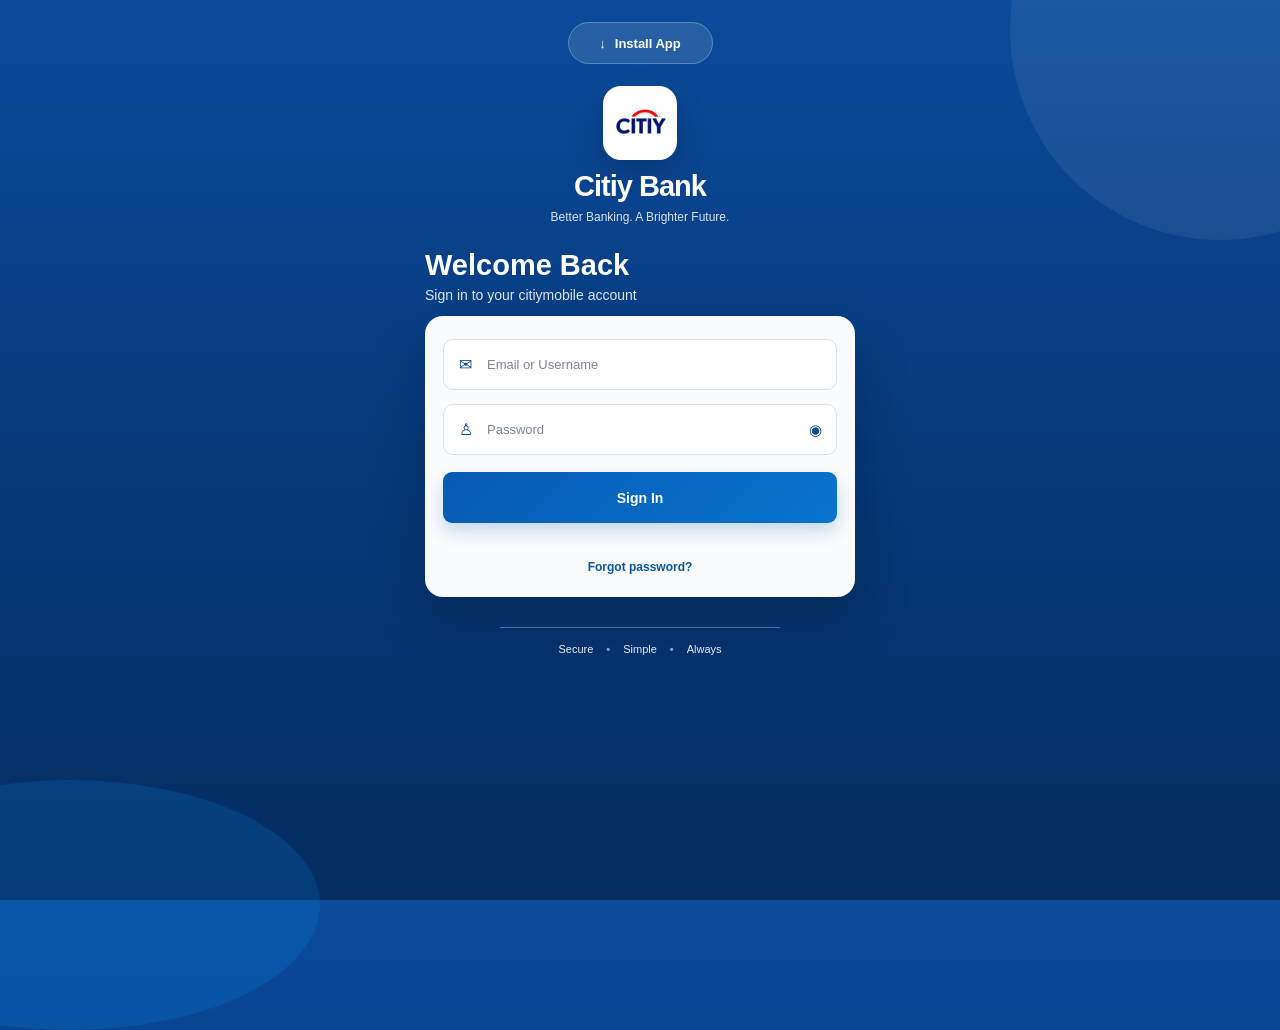
<file: index.html>
<!DOCTYPE html>

<html lang="en">

<head>

    <meta charset="UTF-8">

    <meta

        name="viewport"

        content="width=device-width, initial-scale=1.0"

    >

    <!-- PWA / Android theme -->

    <meta

        name="theme-color"

        content="#063b82"

    >

    <meta

        name="mobile-web-app-capable"

        content="yes"

    >

    <meta

        name="apple-mobile-web-app-capable"

        content="yes"

    >

    <meta

        name="apple-mobile-web-app-status-bar-style"

        content="default"

    >
<meta name="theme-color" content="#063b82">

<link rel="manifest" href="./manifest.json">

<link

    rel="apple-touch-icon"

    href="./icon-192.png"

>
    <meta

        name="apple-mobile-web-app-title"

        content="citiymobile"

    >

    <title>

        citiymobile bank — Sign In

    </title>

    <!-- PWA MANIFEST -->

    <link

        rel="manifest"

        href="./manifest.json"

    >

    <!-- iPhone/iPad app icon -->

    <link

        rel="apple-touch-icon"

        href=".//icon-192.png"

    >

    <!-- Website stylesheet -->

    <link

        rel="stylesheet"

        href="./style.css"

    >

</head>

<body class="login-screen">

    <main class="login-page">

        <!-- INSTALL APP -->

        <button

            id="installBtn"

            class="install-btn"

            type="button"

        >

            <span>↓</span>

            <span>

                Install App

            </span>

        </button>

        <!-- BRAND -->

        <div class="login-brand">

            <div class="login-logo">

                <img

                    src="./logo.jpg"

                    alt="citiymobile bank logo"

                    onerror="this.style.display='none';"

                >

            </div>

            <h1>

                Citiy Bank

            </h1>


            <p>

                Better Banking. A Brighter Future.

            </p>

        </div>

        <!-- WELCOME -->

        <section class="login-welcome">

            <h2>

                Welcome Back

            </h2>

            <p>

                Sign in to your citiymobile account

            </p>

        </section>

        <!-- LOGIN -->

        <section class="login-box">

            <form id="loginForm">

                <div class="login-input">

                    <span class="field-icon">

                        ✉

                    </span>

                    <input

                        type="email"

                        id="email"

                        placeholder="Email or Username"

                        autocomplete="username"

                        required

                    >

                </div>

                <div class="login-input">

                    <span class="field-icon">

                        ♙

                    </span>

                    <input

                        type="password"

                        id="password"

                        placeholder="Password"

                        autocomplete="current-password"

                        required

                    >

                    <button

                        type="button"

                        id="passwordToggle"

                        class="eye-button"

                    >

                        ◉

                    </button>

                </div>

                <button

                    type="submit"

                    class="sign-in-button"

                >

                    Sign In

                </button>

                <p

                    id="loginMessage"

                    class="login-error"

                ></p>

                <button

                    type="button"

                    class="forgot-button"

                    onclick="forgotPassword()"

                >

                    Forgot password?

                </button>

            </form>

        </section>

        <!-- FOOTER -->

        <div class="login-footer">

            <div class="footer-line"></div>

            <div class="footer-links">

                <span>

                    Secure

                </span>

                <b>•</b>

                <span>

                    Simple

                </span>

                <b>•</b>

                <span>

                    Always

                </span>

            </div>

        </div>

        <!-- EDUCATIONAL NOTICE -->

        <div class="educational-label">

            

        </div>

    </main>

    <!-- JAVASCRIPT -->

    <script src="./script.js"></script>

</body>

</html>
</file>
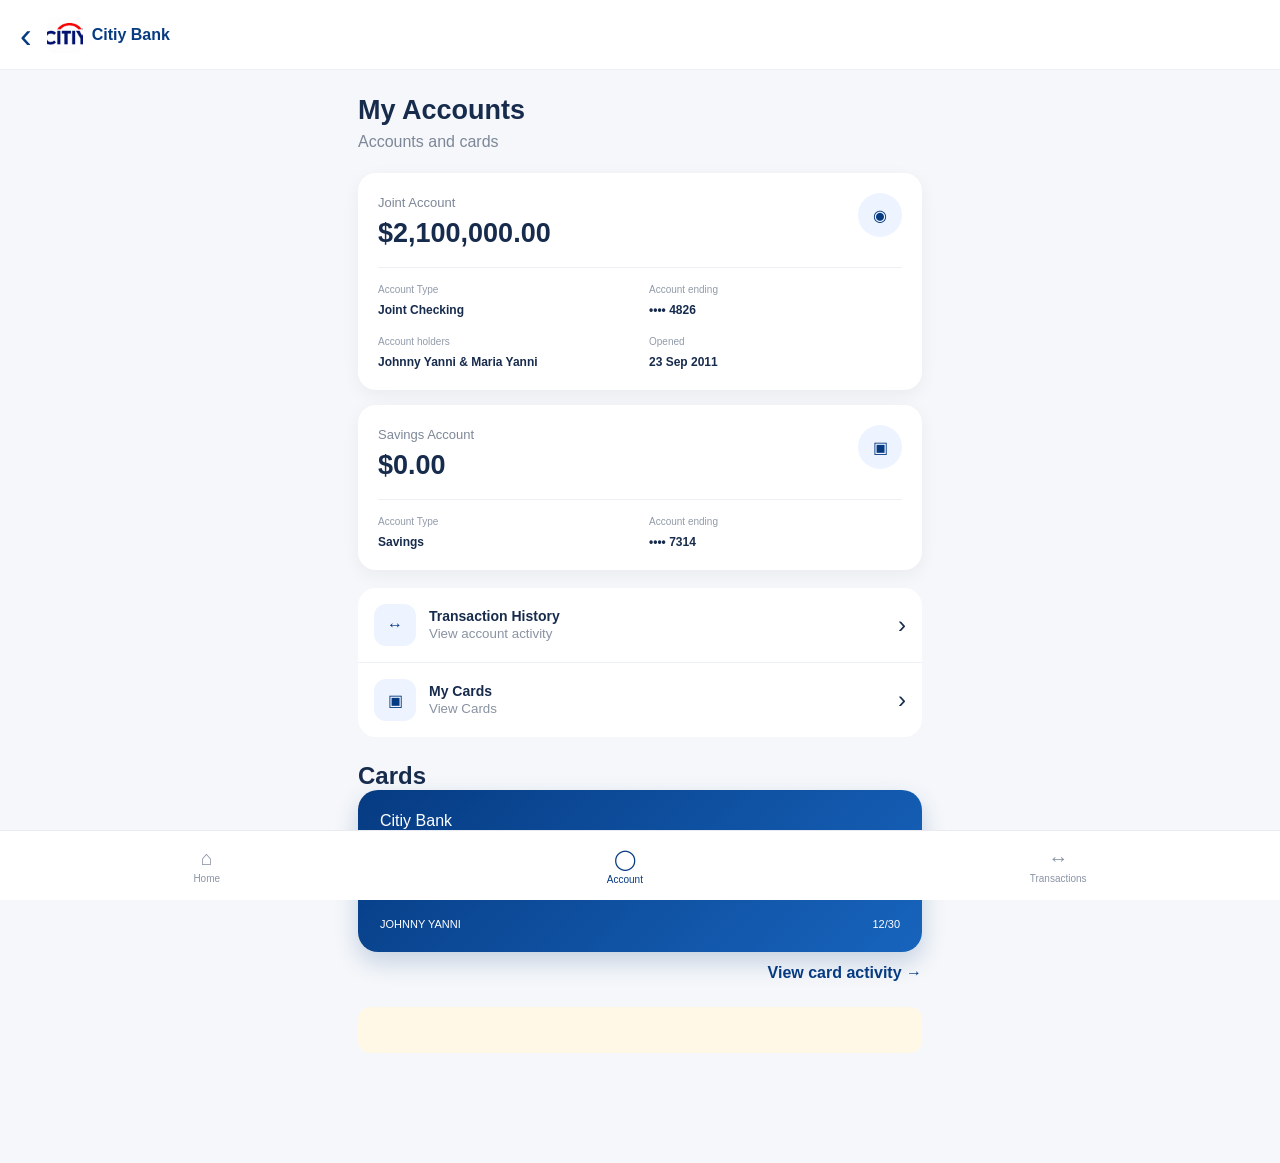
<file: account.html>
<!DOCTYPE html>

<html lang="en">

<head>

    <meta charset="UTF-8">

    <meta name="viewport" content="width=device-width, initial-scale=1.0">

    <title>Accounts | Citiy Bank</title>

    <link rel="stylesheet" href="style.css">

</head>

<body>

<div class="app">

    <header class="page-header">

        <a href="dashboard.html" class="back">‹</a>

        <div class="brand">

            <img src="logo.jpg" alt="Citiy Bank">

            <span>Citiy Bank</span>

        </div>

    </header>

    <main class="page-content">

        <h1>My Accounts</h1>

        <p class="subtitle">Accounts and cards</p>

        <!-- JOINT ACCOUNT -->

        <div class="account-box">

            <div class="account-top">

                <div>

                    <span>Joint Account</span>

                    <h2>$2,100,000.00</h2>

                </div>

                <div class="account-symbol">◉</div>

            </div>

            <div class="account-info">

                <div>

                    <small>Account Type</small>

                    <strong>Joint Checking</strong>

                </div>

                <div>

                    <small>Account ending</small>

                    <strong>•••• 4826</strong>

                </div>

                <div>

                    <small>Account holders</small>

                    <strong>Johnny Yanni & Maria Yanni</strong>

                </div>

                <div>

                    <small>Opened</small>

                    <strong>23 Sep 2011</strong>

                </div>

            </div>

        </div>

        <!-- SAVINGS -->

        <div class="account-box">

            <div class="account-top">

                <div>

                    <span>Savings Account</span>

                    <h2>$0.00</h2>

                </div>

                <div class="account-symbol">▣</div>

            </div>

            <div class="account-info">

                <div>

                    <small>Account Type</small>

                    <strong>Savings</strong>

                </div>

                <div>

                    <small>Account ending</small>

                    <strong>•••• 7314</strong>

                </div>

            </div>

        </div>

        <!-- LINKS -->

        <div class="account-links">

            <a href="transactions.html">

                <div class="link-icon">↔</div>

                <div>

                    <strong>Transaction History</strong>

                    <small>View account activity</small>

                </div>

                <span>›</span>

            </a>

            <a href="#cards">

                <div class="link-icon">▣</div>

                <div>

                    <strong>My Cards</strong>

                    <small>View Cards</small>

                </div>

                <span>›</span>

            </a>

        </div>

        <!-- CARDS -->

        <section id="cards">

            <h2 class="section-title">Cards</h2>

            <div class="demo-card">

                <div class="card-top">

                    <span>Citiy Bank</span>

                    <span></span>

                </div>

                <div class="card-number">

                    •••• •••• •••• 4826

                </div>

                <div class="card-bottom">

                    <span>JOHNNY YANNI</span>

                    <span>12/30</span>

                </div>

            </div>

            <a href="transactions.html" class="card-history">

                View card activity →

            </a>

        </section>

        <div class="demo-notice">

            <strong></strong>

            <br>

          

        </div>

    </main>

    <nav class="bottom-nav">

        <a href="dashboard.html">

            <span>⌂</span>

            <small>Home</small>

        </a>

        <a href="account.html" class="active">

            <span>◯</span>

            <small>Account</small>

        </a>

        <a href="transactions.html">

            <span>↔</span>

            <small>Transactions</small>

        </a>

    </nav>

</div>

<script src="script.js"></script>

</body>

</html>
</file>
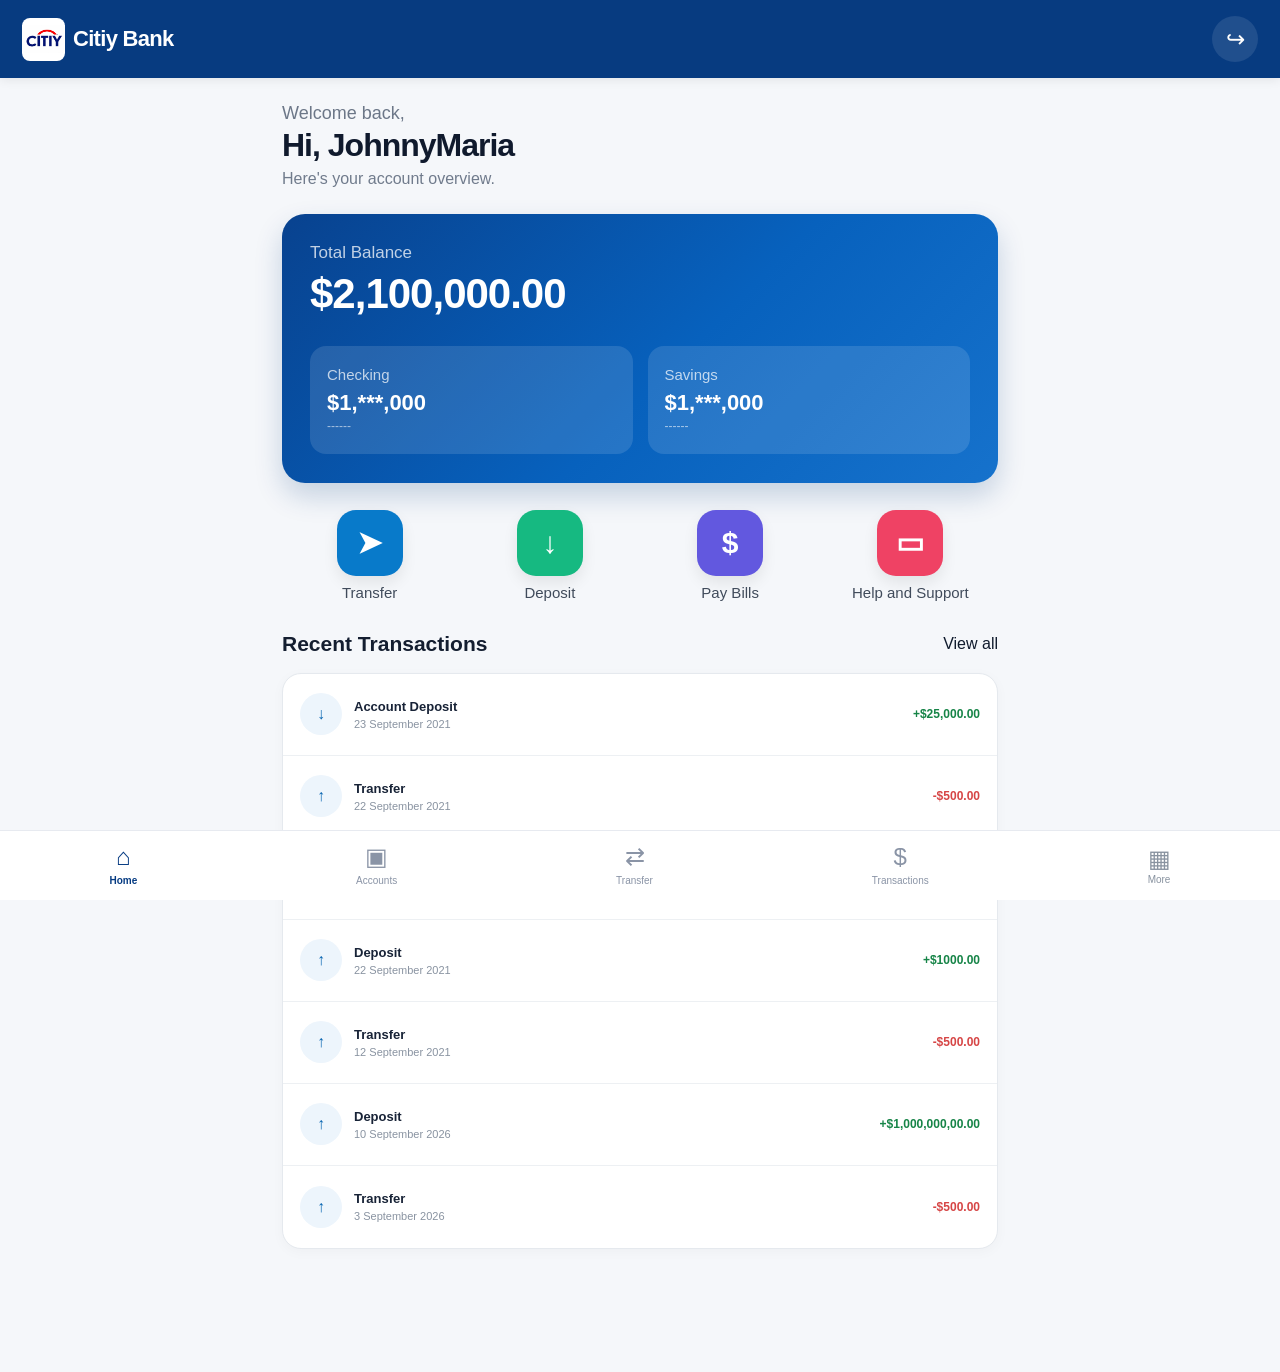
<file: dashboard.html>
<!DOCTYPE html>

<html lang="en">

<head>

    <meta charset="UTF-8">

    <meta

        name="viewport"

        content="width=device-width, initial-scale=1.0"

    >

    <meta

        name="theme-color"

        content="#063b82"

    >

    <title>Citiy Bank — Home</title>

    <link

        rel="manifest"

        href="manifest.json"

    >

    <link

        rel="stylesheet"

        href="style.css"

    >

</head>

<body class="bank-dashboard">

    <!-- HEADER -->

    <header class="dashboard-topbar">

        <div class="dashboard-brand">

            <div class="small-logo">

                <img

                    src="logo.jpg"

                    alt="citiymobile bank"

                >

            </div>

            <strong>

                Citiy Bank

            </strong>

        </div>

        <button

            class="logout-button"

            onclick="logoutUser()"

            aria-label="Logout"

        >

            ↪

        </button>

    </header>

    <!-- MAIN -->

    <main class="dashboard-content">

        <!-- GREETING -->

        <section class="greeting">

            <p>

                Welcome back,

            </p>

            <h1>

                Hi, JohnnyMaria

            </h1>

            <span>

                Here's your account overview.

            </span>

        </section>

        <!-- BALANCE -->

        <section class="balance-card">

            <p>

                Total Balance

            </p>

            <h2>

                $2,100,000.00

            </h2>

            <div class="account-cards">

                <div class="mini-card">

                    <span>

                        Checking

                    </span>

                    <strong>

                        $1,***,000

                    </strong>

                    <small>

                        ------

                    </small>

                </div>

                <div class="mini-card">

                    <span>

                        Savings

                    </span>

                    <strong>

                        $1,***,000

                    </strong>

                    <small>

                        ------

                    </small>

                </div>

            </div>

        </section>

        <!-- QUICK ACTIONS -->

        <section class="quick-actions">

            <!-- TRANSFER -->

            <a

                href="transfer.html"

                class="quick-action"

            >

                <div class="action-circle blue">

                    ➤

                </div>

                <span>

                    Transfer

                </span>

            </a>

            <!-- DEPOSIT -->

            <a

                href="deposit.html"

                class="quick-action"

            >

                <div class="action-circle green">

                    ↓

                </div>

                <span>

                    Deposit

                </span>

            </a>

            <!-- PAY BILLS -->

            <a

                href="pay-bills.html"

                class="quick-action"

            >

                <div class="action-circle purple">

                    $

                </div>

                <span>

                    Pay Bills

                </span>

            </a>

            <!-- HELP AND SUPPORT-->

            <button

                type="button"

                class="quick-action"

                onclick="demoFeature('Apply Card')"

            >

                <div class="action-circle red">

                    ▭

                </div>

                <span>

                    Help and Support

                </span>

            </button>

        </section>

        <!-- RECENT TRANSACTIONS -->

        <section class="recent-header">

            <h2>

                Recent Transactions

            </h2>

            <a

                href="transactions.html"

                class="view-all-button"

            >

                View all

            </a>

        </section>

        <section class="transaction-container">

            <div class="transaction-row">

                <div class="transaction-icon">

                    ↓

                </div>

                <div class="transaction-info">

                    <strong>

                        Account Deposit

                    </strong>

                    <span>

                        23 September 2021

                    </span>

                </div>

                <strong class="positive">

                    +$25,000.00

                </strong>

            </div>

            <div class="transaction-row">

                <div class="transaction-icon">

                    ↑

                </div>

                <div class="transaction-info">

                    <strong>

                         Transfer

                    </strong>

                    <span>

                        22 September 2021

                    </span>

                </div>

                <strong class="negative">

                    -$500.00

                </strong>

            </div>
       <div class="transaction-row">

                <div class="transaction-icon">

                    ↑

                </div>

                <div class="transaction-info">

                    <strong>

                         Bill Payment

                    </strong>

                    <span>

                        22 September 2021

                    </span>

                </div>

                <strong class="negative">

                    -$120.00

                </strong>

            </div>
       <div class="transaction-row">

                <div class="transaction-icon">

                    ↑

                </div>

                <div class="transaction-info">

                    <strong>

                       Deposit 

                    </strong>

                    <span>

                        22 September 2021

                    </span>

                </div>

                <strong class="positive">

                    +$1000.00

                </strong>

            </div>
       <div class="transaction-row">

                <div class="transaction-icon">

                    ↑

                </div>

                <div class="transaction-info">

                    <strong>

                        Transfer

                    </strong>

                    <span>

                        12 September 2021

                    </span>

                </div>

                <strong class="negative">

                    -$500.00

                </strong>

            </div>
       <div class="transaction-row">

                <div class="transaction-icon">

                    ↑

                </div>

                <div class="transaction-info">

                    <strong>

                        Deposit

                    </strong>

                    <span>

                        10 September 2026

                    </span>

                </div>

                <strong class="positive">

                    +$1,000,000,00.00

                </strong>

            </div>
       <div class="transaction-row">

                <div class="transaction-icon">

                    ↑

                </div>

                <div class="transaction-info">

                    <strong>

                         Transfer

                    </strong>

                    <span>

                        3 September 2026

                    </span>

                </div>

                <strong class="negative">

                    -$500.00

                </strong>

            </div>

        </section>

    <!-- BOTTOM NAVIGATION -->

    <nav class="bottom-nav">

        <!-- HOME -->

        <a

            href="dashboard.html"

            class="nav-item active"

        >

            <span>

                ⌂

            </span>

            <small>

                Home

            </small>

        </a>

        <!-- ACCOUNTS -->

        <a

            href="account.html"

            class="nav-item"

        >

            <span>

                ▣

            </span>

            <small>

                Accounts

            </small>

        </a>

        <!-- TRANSFER -->

        <a

            href="transfer.html"

            class="nav-item"

        >

            <span>

                ⇄

            </span>

            <small>

                Transfer

            </small>

        </a>

        <!-- TRANSACTIONS -->

        <a

            href="transactions.html"

            class="nav-item"

        >

            <span>

                $

            </span>

            <small>

                Transactions

            </small>

        </a>

        <!-- MORE -->

        <button

            type="button"

            class="nav-item"

            onclick="demoFeature('More')"

        >

            <span>

                ▦

            </span>

            <small>

                More

            </small>

        </button>

    </nav>

    <script src="script.js"></script>

</body>

</html>
</file>
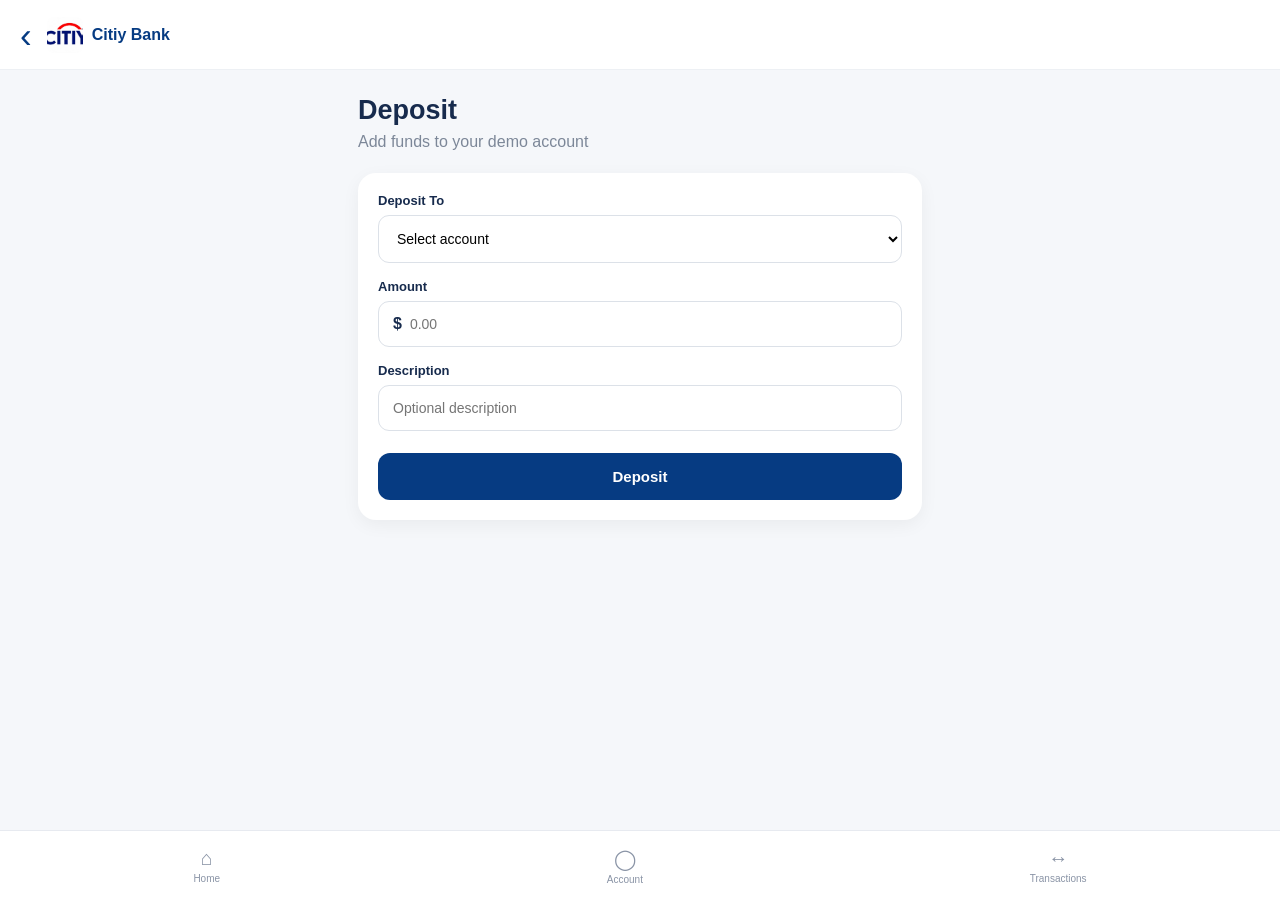
<file: deposit.html>
<!DOCTYPE html>

<html lang="en">

<head>

    <meta charset="UTF-8">

    <meta

        name="viewport"

        content="width=device-width, initial-scale=1.0"

    >

    <title>Deposit | CitiyMobile</title>

    <link rel="stylesheet" href="style.css">

</head>

<body>

<div class="app">

    <header class="page-header">

        <a href="dashboard.html" class="back">‹</a>

        <div class="brand">

            <img src="logo.jpg" alt="CitiyMobile">

            <span>Citiy Bank</span>

        </div>

    </header>

    <main class="page-content">

        <h1>Deposit</h1>

        <p class="subtitle">

            Add funds to your demo account

        </p>

        <div class="form-card">

            <form id="depositForm">

                <label>Deposit To</label>

                <select id="depositAccount" required>

                    <option value="">

                        Select account

                    </option>

                    <option value="Joint Account">

                        Joint Account — $2,100,000.00

                    </option>

                    <option value="Savings Account">

                        Savings Account — $1,000,000.00

                    </option>

                </select>

                <label>Amount</label>

                <div class="money-input">

                    <span>$</span>

                    <input

                        type="number"

                        id="depositAmount"

                        placeholder="0.00"

                        min="1"

                        step="0.01"

                        required

                    >

                </div>

                <label>Description</label>

                <input

                    type="text"

                    id="depositDescription"

                    placeholder="Optional description"

                >

                <button type="submit" class="main-button">

                    Deposit

                </button>

            </form>


    </main>

    <nav class="bottom-nav">

        <a href="dashboard.html">

            <span>⌂</span>

            <small>Home</small>

        </a>

        <a href="account.html">

            <span>◯</span>

            <small>Account</small>

        </a>

        <a href="transactions.html">

            <span>↔</span>

            <small>Transactions</small>

        </a>

    </nav>

</div>

<script src="script.js"></script>

</body>

</html>
</file>
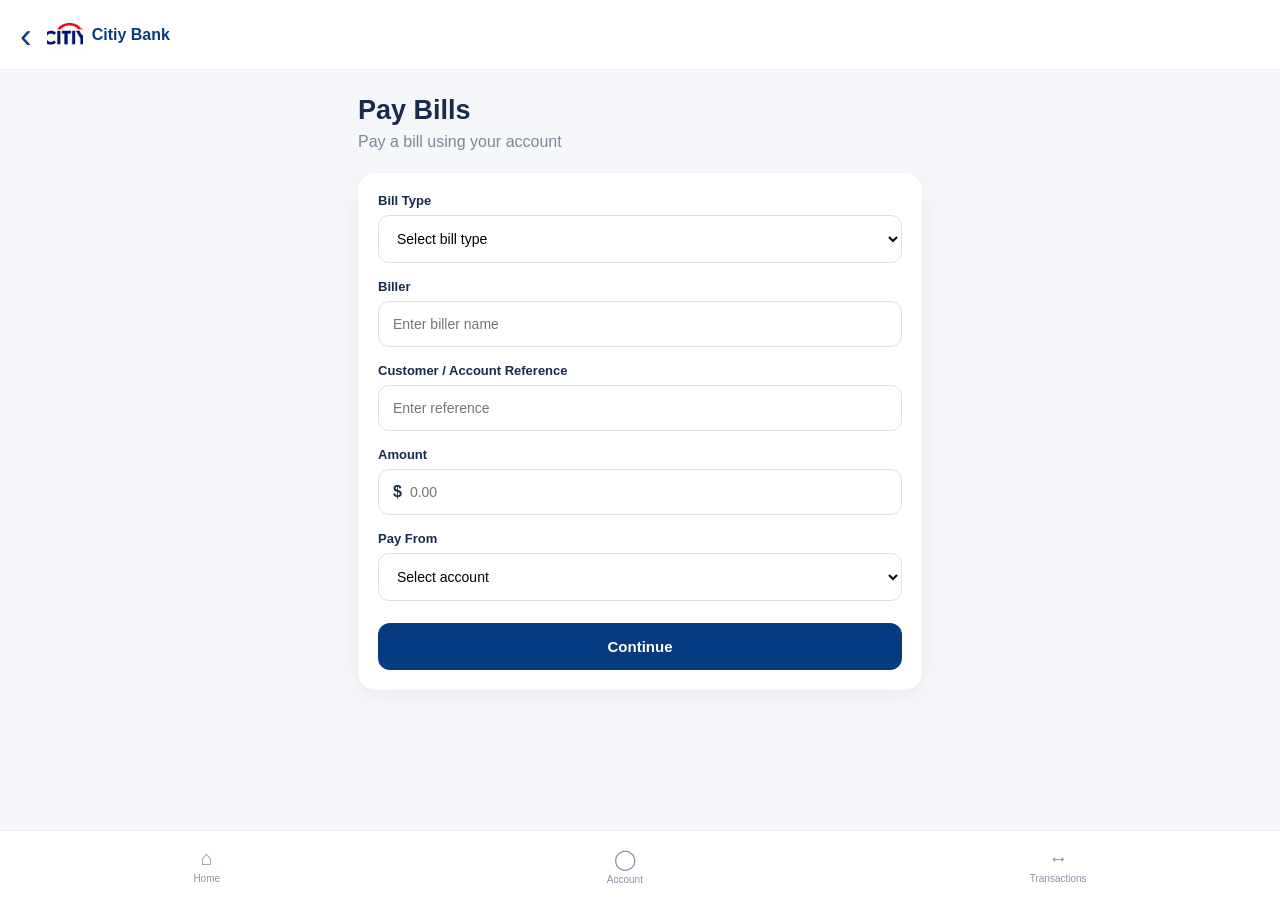
<file: pay-bills.html>
<!DOCTYPE html>

<html lang="en">

<head>

    <meta charset="UTF-8">

    <meta

        name="viewport"

        content="width=device-width, initial-scale=1.0"

    >

    <title>Pay Bills | CitiyMobile</title>

    <link rel="stylesheet" href="style.css">

</head>

<body>

<div class="app">

    <header class="page-header">

        <a href="dashboard.html" class="back">‹</a>

        <div class="brand">

            <img src="logo.jpg" alt="CitiyMobile">

            <span>Citiy Bank</span>

        </div>

    </header>

    <main class="page-content">

        <h1>Pay Bills</h1>

        <p class="subtitle">

            Pay a bill using your account

        </p>

        <div class="form-card">

            <form id="billForm">

                <label>Bill Type</label>

                <select id="billType" required>

                    <option value="">

                        Select bill type

                    </option>

                    <option value="Electricity">

                        Electricity

                    </option>

                    <option value="Internet">

                        Internet

                    </option>

                    <option value="Water">

                        Water

                    </option>

                    <option value="Phone">

                        Phone

                    </option>

                    <option value="Cable TV">

                        Cable TV

                    </option>

                </select>

                <label>Biller</label>

                <input

                    type="text"

                    id="biller"

                    placeholder="Enter biller name"

                    required

                >

                <label>Customer / Account Reference</label>

                <input

                    type="text"

                    id="customerReference"

                    placeholder="Enter reference"

                    required

                >

                <label>Amount</label>

                <div class="money-input">

                    <span>$</span>

                    <input

                        type="number"

                        id="billAmount"

                        placeholder="0.00"

                        min="1"

                        step="0.01"

                        required

                    >

                </div>

                <label>Pay From</label>

                <select id="paymentAccount" required>

                    <option value="">

                        Select account

                    </option>

                    <option value="Joint Account">

                        Joint Account — $2,100,000.00

                    </option>

                    <option value="Savings Account">

                        Savings Account — $1,000,000.00

                    </option>

                </select>

                <button type="submit" class="main-button">

                    Continue

                </button>

            </form>


    </main>

    <nav class="bottom-nav">

        <a href="dashboard.html">

            <span>⌂</span>

            <small>Home</small>

        </a>

        <a href="account.html">

            <span>◯</span>

            <small>Account</small>

        </a>

        <a href="transactions.html">

            <span>↔</span>

            <small>Transactions</small>

        </a>

    </nav>

</div>

<script src="script.js"></script>

</body>

</html>
</file>
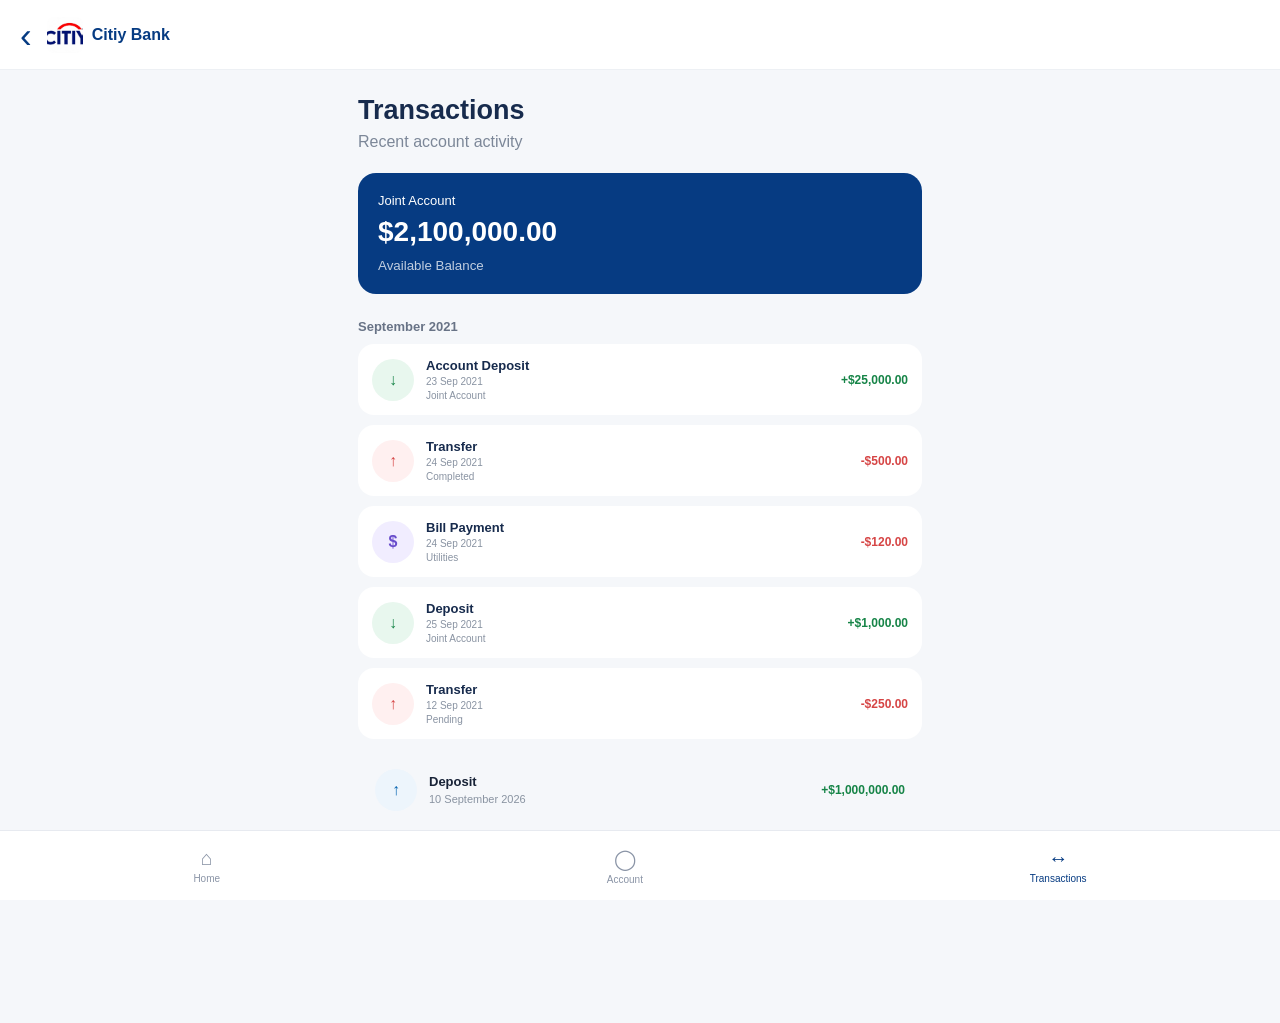
<file: transactions.html>
<!DOCTYPE html>

<html lang="en">

<head>

    <meta charset="UTF-8">

    <meta name="viewport" content="width=device-width, initial-scale=1.0">

    <title>Transactions | CitiyMobile</title>

    <link rel="stylesheet" href="style.css">

</head>

<body>

<div class="app">

    <header class="page-header">

        <a href="dashboard.html" class="back">‹</a>

        <div class="brand">

            <img src="logo.jpg" alt="CitiyMobile">

            <span>Citiy Bank</span>

        </div>

    </header>

    <main class="page-content">

        <h1>Transactions</h1>

        <p class="subtitle">

            Recent account activity

        </p>

        <div class="balance-summary">

            <span>Joint Account</span>

            <strong>$2,100,000.00</strong>

            <small>Available Balance</small>

        </div>

        <h3 class="month-title">

            September 2021

        </h3>

        <!-- TRANSACTION 1 -->

        <div class="transaction">

            <div class="transaction-icon green">

                ↓

            </div>

            <div class="transaction-details">

                <strong>Account Deposit</strong>

                <span>23 Sep 2021</span>

                <small>Joint Account</small>

            </div>

            <strong class="positive">

                +$25,000.00

            </strong>

        </div>

        <!-- TRANSACTION 2 -->

        <div class="transaction">

            <div class="transaction-icon red">

                ↑

            </div>

            <div class="transaction-details">

                <strong> Transfer</strong>

                <span>24 Sep 2021</span>

                <small>Completed</small>

            </div>

            <strong class="negative">

                -$500.00

            </strong>

        </div>

        <!-- TRANSACTION 3 -->

        <div class="transaction">

            <div class="transaction-icon purple">

                $

            </div>

            <div class="transaction-details">

                <strong> Bill Payment</strong>

                <span>24 Sep 2021</span>

                <small>Utilities</small>

            </div>

            <strong class="negative">

                -$120.00

            </strong>

        </div>

        <!-- TRANSACTION 4 -->

        <div class="transaction">

            <div class="transaction-icon green">

                ↓

            </div>

            <div class="transaction-details">

                <strong> Deposit</strong>

                <span>25 Sep 2021</span>

                <small>Joint Account</small>

            </div>

            <strong class="positive">

                +$1,000.00

            </strong>

        </div>

        <!-- TRANSACTION 5 -->

        <div class="transaction">

            <div class="transaction-icon red">

                ↑

            </div>

            <div class="transaction-details">

                <strong> Transfer</strong>

                <span>12 Sep 2021</span>

                <small>Pending</small>

            </div>

            <strong class="negative">

                -$250.00

            </strong>

        </div>

               <div class="transaction-row">

                <div class="transaction-icon">

                    ↑

                </div>

                <div class="transaction-info">

                    <strong>

                        Deposit

                    </strong>

                    <span>

                        10 September 2026

                    </span>

                </div>

                <strong class="positive">

                    +$1,000,000.00

                </strong>

            </div>
       <div class="transaction-row">

                <div class="transaction-icon">

                    ↑

                </div>

                <div class="transaction-info">

                    <strong>

                         Transfer

                    </strong>

                    <span>

                        22 September 2026

                    </span>

                </div>

                <strong class="negative">

                    -$500.00

                </strong>

            </div>


    </main>

    <nav class="bottom-nav">

        <a href="dashboard.html">

            <span>⌂</span>

            <small>Home</small>

        </a>

        <a href="account.html">

            <span>◯</span>

            <small>Account</small>

        </a>

        <a href="transactions.html" class="active">

            <span>↔</span>

            <small>Transactions</small>

        </a>

    </nav>

</div>

<script src="script.js"></script>

</body>

</html>
</file>
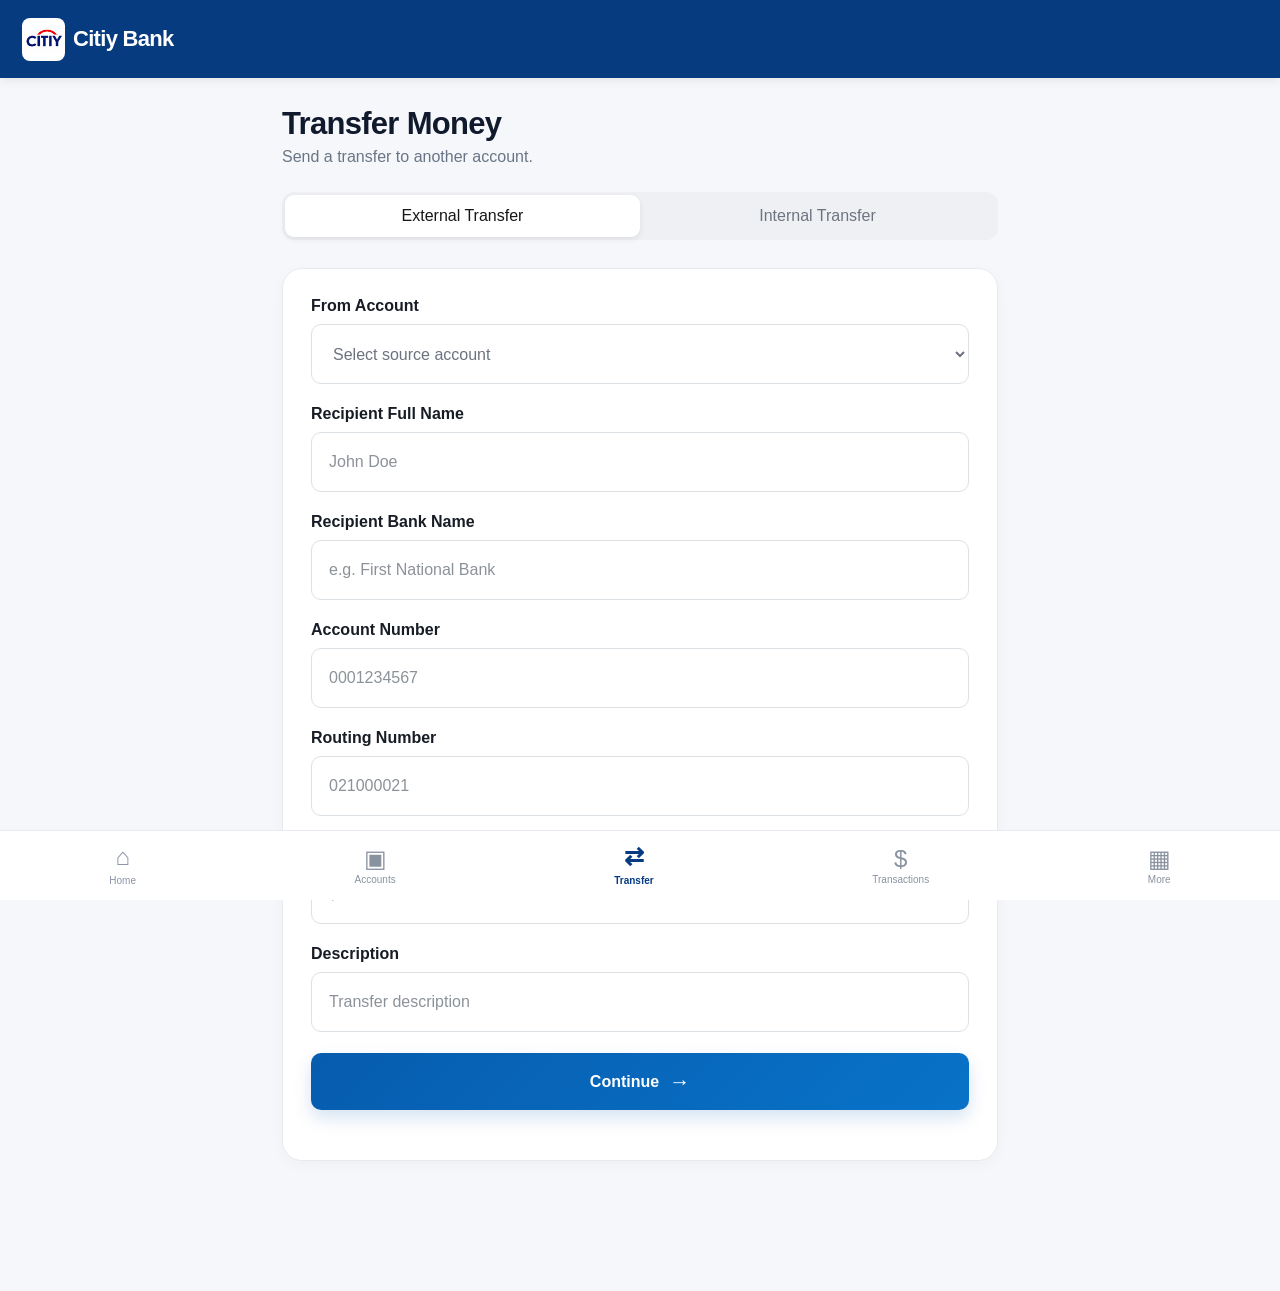
<file: transfer.html>
<!DOCTYPE html>

<html lang="en">

<head>

    <meta charset="UTF-8">

    <meta

        name="viewport"

        content="width=device-width, initial-scale=1.0"

    >

    <meta

        name="theme-color"

        content="#063b82"

    >

    <title>

        citiymobile bank — Transfer

    </title>

    <link

        rel="manifest"

        href="manifest.json"

    >

    <link

        rel="stylesheet"

        href="style.css"

    >

</head>

<body class="transfer-page">

    <!-- HEADER -->

    <header class="transfer-header">

        <div class="dashboard-brand">

            <div class="small-logo">

                <img

                    src="logo.jpg"

                    alt="citiymobile bank"

                >

            </div>

            <strong>

                Citiy Bank

            </strong>

            

        </div>


    </header>

    <!-- CONTENT -->

    <main class="transfer-content">

        <section class="transfer-title">

            <h1>

                Transfer Money

            </h1>

            <p>

                Send a transfer to another account.

            </p>

        </section>

        <!-- TABS -->

        <div class="transfer-tabs">

            <button

                type="button"

                class="transfer-tab active"

            >

                External Transfer

            </button>

            <button

                type="button"

                class="transfer-tab"

            >

                Internal Transfer

            </button>

        </div>

        <!-- FORM -->

        <form

            id="transferForm"

            class="transfer-form"

        >

            <div class="form-field">

                <label for="sourceAccount">

                    From Account

                </label>

                <select

                    id="sourceAccount"

                    required

                >

                    <option value="">

                        Select source account

                    </option>

                    <option value="Joint Account">

                        Joint Account — $2,100,000.00

                    </option>

                </select>

            </div>

            <div class="form-field">

                <label for="recipient">

                    Recipient Full Name

                </label>

                <input

                    type="text"

                    id="recipient"

                    placeholder="John Doe"

                    required

                >

            </div>

            <div class="form-field">

                <label for="bankName">

                    Recipient Bank Name

                </label>

                <input

                    type="text"

                    id="bankName"

                    placeholder="e.g. First National Bank"

                    required

                >

            </div>

            <div class="one-columns">

                <div class="form-field">

                    <label for="accountNumber">

                        Account Number

                    </label>

                    <input

                        type="text"

                        id="accountNumber"

                        placeholder="0001234567"

                        required

                    >

                </div>

                
<div class="form-field">

    <label for="routingNumber">

        Routing Number

    </label>

    <input

        type="text"

        id="routingNumber"

        placeholder="021000021"

    >

</div>


            <div class="form-field">

                <label for="amount">

                    Amount

                </label>

                <div class="amount-input">

                    <span>

                        $

                    </span>

                    <input

                        type="number"

                        id="amount"

                        placeholder="0.00"

                        min="1"

                        step="0.01"

                        required

                    >

                </div>

            </div>

            <div class="form-field">

                <label for="description">

                    Description

                </label>

                <input

                    type="text"

                    id="description"

                    placeholder="Transfer description"

                >

            </div>

            <button

                type="submit"

                class="continue-transfer"

            >

                Continue

                <span>

                    →

                </span>

            </button>

        </form>

        <div class="transfer-demo-notice">

            

        </div>

    </main>

    <!-- BOTTOM NAVIGATION -->

    <nav class="bottom-nav">

        <a

            href="dashboard.html"

            class="nav-item"

        >

            <span>

                ⌂

            </span>

            <small>

                Home

            </small>

        </a>

        <button

            class="nav-item"

            onclick="demoFeature('Accounts')"

        >

            <span>

                ▣

            </span>

            <small>

                Accounts

            </small>

        </button>

        <a

            href="transfer.html"

            class="nav-item active"

        >

            <span>

                ⇄

            </span>

            <small>

                Transfer

            </small>

        </a>

        <button

            class="nav-item"

            onclick="viewTransactions()"

        >

            <span>

                $

            </span>

            <small>

                Transactions

            </small>

        </button>

        <button

            class="nav-item"

            onclick="demoFeature('More')"

        >

            <span>

                ▦

            </span>

            <small>

                More

            </small>

        </button>

    </nav>

    <script src="script.js"></script>

</body>

</html>
</file>
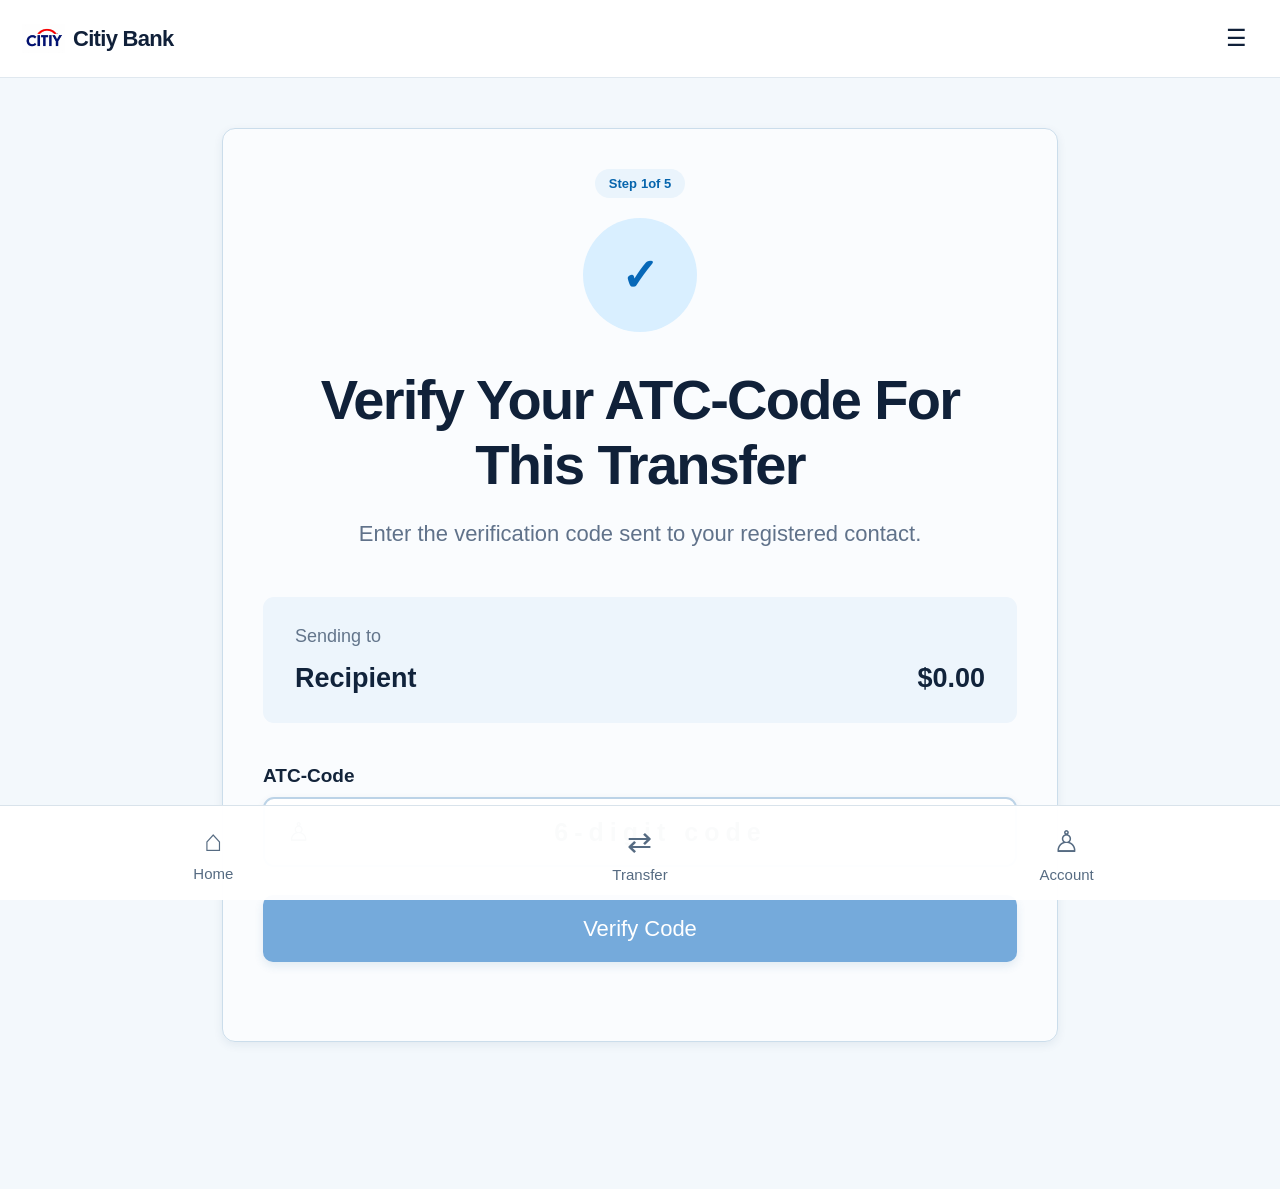
<file: verification.html>
<!DOCTYPE html>

<html lang="en">

<head>

    <meta charset="UTF-8">

    <meta

        name="viewport"

        content="width=device-width, initial-scale=1.0"

    >

    <meta

        name="theme-color"

        content="#063b82"

    >

    <title>citiymobile bank — Verify Transfer</title>

    <link

        rel="manifest"

        href="./manifest.json"

    >

    <link

        rel="stylesheet"

        href="./style.css"

    >

</head>

<body class="verification-page">

    <!-- HEADER -->

    <header class="verification-header">

        <div class="verification-brand">

            <div class="verification-logo">

                <img

                    src="./logo.jpg"

                    alt="citiymobile bank"

                >

            </div>

            <strong>Citiy Bank</strong>

        </div>

        <button

            class="menu-button"

            type="button"

        >

            ☰

        </button>

    </header>

    <!-- CONTENT -->

    <main class="verification-content">

        <section class="verification-card">

            <!-- STEP INDICATOR -->

            <div class="demo-step-counter">

                Step <span id="stepNumber">1</span> of 5

            </div>

            <!-- SECURITY ICON -->

            <div class="security-circle">

                ✓

            </div>

            <!-- TITLE -->

            <h1 id="verificationTitle">

                Verify Your ATC-Code For This Transfer

            </h1>

            <p

                class="verification-subtitle"

                id="verificationSubtitle"

            >

                Enter the verification code sent to your registered contact.

            </p>

            <!-- TRANSFER SUMMARY -->

            <div class="sending-box">

                <span>

                    Sending to

                </span>

                <div>

                    <strong id="verifyRecipient">

                        Recipient

                    </strong>

                    <strong id="verifyAmount">

                        $0.00

                    </strong>

                </div>

            </div>

            <!-- VERIFICATION CODE -->

            <div class="verification-field">

                <label for="verificationCode">

                    <span id="codeLabel">

                        ATC-Code

                    </span>

                </label>

                <div class="otp-input-wrapper">

                    <span>

                        ♙

                    </span>

                    <input

                        type="text"

                        id="verificationCode"

                        maxlength="6"

                        inputmode="numeric"

                        autocomplete="one-time-code"

                        placeholder="6-digit code"

                    >

                </div>

            </div>

            <!-- VERIFY -->

            <button

                id="verifyButton"

                class="verify-button"

                type="button"

            >

                Verify Code

            </button>

            <p

                id="verificationMessage"

                class="verification-message"

            ></p>

        </section>

        <!-- EDUCATIONAL NOTICE -->

        <div class="verification-demo-notice">

            

        </div>

    </main>

    <!-- BOTTOM NAV -->

    <nav class="verification-bottom-nav">

        <a href="dashboard.html">

            <span>⌂</span>

            <small>Home</small>

        </a>

        <a href="transfer.html">

            <span>⇄</span>

            <small>Transfer</small>

        </a>

        <a href="dashboard.html">

            <span>♙</span>

            <small>Account</small>

        </a>

    </nav>

    <script src="./script.js"></script>

</body>

</html>
</file>
<file: style.css>
/* =========================================================

   CITiYMOBILE BANK

   MAIN STYLESHEET

   Fictional educational banking UI

========================================================= */

* {

    margin: 0;

    padding: 0;

    box-sizing: border-box;

}

html {

    scroll-behavior: smooth;

}

body {

    font-family:

        -apple-system,

        BlinkMacSystemFont,

        "Segoe UI",

        Roboto,

        Arial,

        sans-serif;

    color: #101b2d;

    background: #f5f7fa;

}

button,

input,

select {

    font: inherit;

}

button,

a {

    -webkit-tap-highlight-color: transparent;

}

button {

    cursor: pointer;

}

a {

    text-decoration: none;

    color: inherit;

}

/* =========================================================

   LOGIN PAGE

========================================================= */

.login-screen {

    min-height: 100vh;

    background:

        linear-gradient(

            180deg,

            #0a4b9b 0%,

            #073a7d 48%,

            #052d61 100%

        );

    overflow-x: hidden;

}

.login-page {

    width: 100%;

    min-height: 100vh;

    display: flex;

    flex-direction: column;

    align-items: center;

    padding: 22px 18px 30px;

    position: relative;

}

/* Decorative background */

.login-page::before {

    content: "";

    position: absolute;

    width: 420px;

    height: 420px;

    border-radius: 50%;

    background: rgba(255,255,255,0.07);

    top: -180px;

    right: -150px;

}

.login-page::after {

    content: "";

    position: absolute;

    width: 500px;

    height: 250px;

    border-radius: 50%;

    background: rgba(0,157,255,0.15);

    bottom: -130px;

    left: -180px;

}

/* Install button */

.install-btn {

    display: flex;

    align-items: center;

    justify-content: center;

    gap: 9px;

    min-width: 145px;

    height: 42px;

    padding: 0 18px;

    border: 1px solid rgba(255,255,255,0.25);

    border-radius: 22px;

    background: rgba(255,255,255,0.12);

    color: #ffffff;

    font-size: 13px;

    font-weight: 700;

    backdrop-filter: blur(12px);

    margin-bottom: 22px;

    position: relative;

    z-index: 3;

    transition: 0.2s ease;

}

.install-btn:hover {

    background: rgba(255,255,255,0.2);

    transform: translateY(-1px);

}

.install-btn:disabled {

    opacity: 0.7;

    cursor: default;

}

/* Login branding */

.login-brand {

    text-align: center;

    color: white;

    position: relative;

    z-index: 2;

    margin-bottom: 25px;

}

.login-logo {

    width: 74px;

    height: 74px;

    margin: 0 auto 10px;

    display: flex;

    align-items: center;

    justify-content: center;

    background: #ffffff;

    border-radius: 18px;

    overflow: hidden;

    box-shadow:

        0 12px 30px rgba(0,0,0,0.2);

}

.login-logo img {

    width: 100%;

    height: 100%;

    object-fit: contain;

    padding: 7px;

}

.login-brand h1 {

    font-size: 29px;

    font-weight: 800;

    letter-spacing: -1px;

}

.login-brand > span {

    display: block;

    font-size: 11px;

    font-weight: 700;

    letter-spacing: 4px;

    opacity: 0.9;

    margin-top: 1px;

}

.login-brand p {

    margin-top: 7px;

    font-size: 12px;

    opacity: 0.85;

}

/* Welcome */

.login-welcome {

    width: 100%;

    max-width: 430px;

    color: white;

    position: relative;

    z-index: 2;

    margin-bottom: 13px;

}

.login-welcome h2 {

    font-size: 29px;

    font-weight: 750;

    margin-bottom: 5px;

}

.login-welcome p {

    font-size: 14px;

    opacity: 0.88;

}

/* Login box */

.login-box {

    width: 100%;

    max-width: 430px;

    background: rgba(255,255,255,0.98);

    border-radius: 18px;

    padding: 23px 18px;

    position: relative;

    z-index: 2;

    box-shadow:

        0 22px 55px rgba(0,0,0,0.23);

}

/* Inputs */

.login-input {

    width: 100%;

    height: 51px;

    display: flex;

    align-items: center;

    position: relative;

    border: 1px solid #d8e0e9;

    border-radius: 10px;

    background: #ffffff;

    margin-bottom: 14px;

    transition: 0.2s ease;

}

.login-input:focus-within {

    border-color: #1166b9;

    box-shadow:

        0 0 0 3px rgba(17,102,185,0.09);

}

.field-icon {

    width: 43px;

    display: flex;

    align-items: center;

    justify-content: center;

    color: #0a478f;

    font-size: 16px;

}

.login-input input {

    flex: 1;

    height: 100%;

    border: 0;

    outline: 0;

    background: transparent;

    padding: 0 10px 0 0;

    color: #152238;

    font-size: 13px;

}

.login-input input::placeholder {

    color: #7b8797;

}

.eye-button {

    width: 42px;

    height: 100%;

    border: 0;

    background: transparent;

    color: #174d87;

    font-size: 15px;

}

/* Sign in */

.sign-in-button {

    width: 100%;

    height: 51px;

    border: 0;

    border-radius: 9px;

    background:

        linear-gradient(

            135deg,

            #075ab2,

            #0874cf

        );

    color: white;

    font-size: 14px;

    font-weight: 700;

    margin-top: 3px;

    box-shadow:

        0 8px 18px rgba(5,91,177,0.22);

    transition: 0.2s ease;

}

.sign-in-button:hover {

    transform: translateY(-1px);

}

.sign-in-button:active {

    transform: scale(0.99);

}

.login-error {

    min-height: 18px;

    text-align: center;

    color: #c33b3b;

    font-size: 12px;

    margin-top: 10px;

}

/* Forgot password */

.forgot-button {

    display: block;

    margin: 9px auto 0;

    border: 0;

    background: transparent;

    color: #0755a3;

    font-size: 12px;

    font-weight: 650;

}

/* Login footer */

.login-footer {

    width: 100%;

    max-width: 430px;

    position: relative;

    z-index: 2;

    margin-top: 30px;

    color: white;

    text-align: center;

}

.footer-line {

    width: 65%;

    height: 1px;

    margin: 0 auto 15px;

    background: rgba(255,255,255,0.3);

}

.footer-links {

    display: flex;

    align-items: center;

    justify-content: center;

    gap: 13px;

    font-size: 11px;

    opacity: 0.9;

}

.footer-links b {

    opacity: 0.6;

}

.educational-label {

    max-width: 430px;

    margin-top: 17px;

    position: relative;

    z-index: 2;

    color: rgba(255,255,255,0.7);

    text-align: center;

    font-size: 9px;

    line-height: 1.5;

}

/* =========================================================

   SHARED BANK HEADER

========================================================= */

.dashboard-topbar,

.transfer-header,

.verification-header {

    height: 78px;

    width: 100%;

    display: flex;

    align-items: center;

    justify-content: space-between;

    padding: 0 22px;

    background: #073b80;

    color: white;

    position: sticky;

    top: 0;

    z-index: 20;

    box-shadow:

        0 2px 10px rgba(0,0,0,0.08);

}

.dashboard-brand,

.verification-brand {

    display: flex;

    align-items: center;

    gap: 8px;

}

.dashboard-brand strong,

.verification-brand strong {

    font-size: 22px;

    font-weight: 800;

    letter-spacing: -0.7px;

}

.dashboard-brand > span,

.verification-brand > span {

    font-size: 12px;

    opacity: 0.8;

    align-self: flex-end;

    margin-bottom: 8px;

}

.small-logo,

.verification-logo {

    width: 43px;

    height: 43px;

    background: white;

    border-radius: 8px;

    display: flex;

    align-items: center;

    justify-content: center;

    overflow: hidden;

}

.small-logo img,

.verification-logo img {

    width: 100%;

    height: 100%;

    object-fit: contain;

}

.logout-button {

    width: 46px;

    height: 46px;

    border: 0;

    border-radius: 50%;

    color: white;

    background: rgba(255,255,255,0.1);

    font-size: 23px;

}

.logout-button:hover {

    background: rgba(255,255,255,0.18);

}

/* =========================================================

   DASHBOARD

========================================================= */

.bank-dashboard {

    min-height: 100vh;

    background: #f5f7fa;

    padding-bottom: 88px;

}

.dashboard-content {

    max-width: 760px;

    margin: 0 auto;

    padding: 25px 22px 35px;

    position: relative;

}

/* Greeting */

.greeting {

    margin-bottom: 26px;

}

.greeting p {

    color: #6c7788;

    font-size: 18px;

    margin-bottom: 3px;

}

.greeting h1 {

    color: #101a2d;

    font-size: 32px;

    line-height: 1.15;

    margin-bottom: 6px;

    letter-spacing: -1px;

}

.greeting span {

    color: #707b8c;

    font-size: 16px;

}

/* Chat edit */

.chat-edit {

    position: absolute;

    right: 22px;

    top: 74px;

    height: 56px;

    padding: 0 28px;

    border: 0;

    border-radius: 17px;

    background: #303030;

    color: white;

    font-size: 15px;

    box-shadow:

        0 6px 14px rgba(0,0,0,0.2);

}

.chat-edit:hover {

    background: #202020;

}

/* Balance card */

.balance-card {

    width: 100%;

    border-radius: 23px;

    padding: 29px 28px;

    color: white;

    background:

        linear-gradient(

            135deg,

            #08428f,

            #0761bd 55%,

            #1672cc

        );

    box-shadow:

        0 13px 28px rgba(5,61,125,0.2);

    margin-bottom: 27px;

}

.balance-card > p {

    color: rgba(255,255,255,0.75);

    font-size: 17px;

    margin-bottom: 7px;

}

.balance-card > h2 {

    font-size: 42px;

    letter-spacing: -1px;

    margin-bottom: 28px;

}

/* Mini accounts */

.account-cards {

    display: grid;

    grid-template-columns: 1fr 1fr;

    gap: 15px;

}

.mini-card {

    background: rgba(255,255,255,0.12);

    border-radius: 16px;

    padding: 17px;

    min-height: 108px;

    display: flex;

    flex-direction: column;

    justify-content: center;

}

.mini-card span {

    color: rgba(255,255,255,0.72);

    font-size: 15px;

    margin-bottom: 7px;

}

.mini-card strong {

    font-size: 22px;

    margin-bottom: 3px;

}

.mini-card small {

    color: rgba(255,255,255,0.6);

    font-size: 12px;

}

/* Quick actions */

.quick-actions {

    display: grid;

    grid-template-columns:

        repeat(4, 1fr);

    gap: 13px;

    margin: 0 4px 31px;

}

.quick-action {

    display: flex;

    flex-direction: column;

    align-items: center;

    justify-content: center;

    border: 0;

    background: transparent;

    color: #404b5b;

    font-size: 15px;

    gap: 8px;

}

.action-circle {

    width: 66px;

    height: 66px;

    border-radius: 19px;

    display: flex;

    align-items: center;

    justify-content: center;

    color: white;

    font-size: 26px;

    box-shadow:

        0 7px 15px rgba(0,0,0,0.08);

}

.action-circle.blue {

    background: #0872c7;

}

.action-circle.green {

    background: #1ab784;

}

.action-circle.purple {

    background: #655ee0;

}

.action-circle.red {

    background: #ed4769;

}

/* Recent transactions */

.recent-header {

    display: flex;

    align-items: center;

    justify-content: space-between;

    margin-bottom: 17px;

}

.recent-header h2 {

    font-size: 21px;

    color: #141e30;

}

.recent-header button {

    border: 0;

    background: transparent;

    color: #075997;

    font-size: 14px;

    font-weight: 600;

}

/* Transaction card */

.transaction-container {

    background: white;

    border: 1px solid #e5e9ee;

    border-radius: 19px;

    overflow: hidden;

    box-shadow:

        0 3px 13px rgba(0,0,0,0.03);

}

.transaction-row {

    min-height: 82px;

    padding: 14px 17px;

    display: flex;

    align-items: center;

    gap: 12px;

    border-bottom: 1px solid #edf0f3;

}

.transaction-row:last-child {

    border-bottom: 0;

}

.transaction-icon {

    width: 42px;

    height: 42px;

    flex-shrink: 0;

    display: flex;

    align-items: center;

    justify-content: center;

    border-radius: 50%;

    background: #edf5fc;

    color: #0865b1;

}

.transaction-info {

    flex: 1;

    display: flex;

    flex-direction: column;

    gap: 4px;

}

.transaction-info strong {

    font-size: 13px;

    color: #182337;

}

.transaction-info span {

    font-size: 11px;

    color: #8993a1;

}

.positive {

    color: #12845c;

    font-size: 13px;

}

.negative {

    color: #c64250;

    font-size: 13px;

}

/* Dashboard notice */

.dashboard-demo-notice,

.transfer-demo-notice,

.verification-demo-notice {

    text-align: center;

    color: #7a8594;

    font-size: 9px;

    margin-top: 22px;

}

.dashboard-demo-notice p {

    margin-top: 4px;

}

/* =========================================================

   BOTTOM NAVIGATION

========================================================= */

.bottom-nav {

    position: fixed;

    bottom: 0;

    left: 0;

    width: 100%;

    height: 76px;

    background: rgba(255,255,255,0.97);

    border-top: 1px solid #e1e6ec;

    display: grid;

    grid-template-columns:

        repeat(5, 1fr);

    align-items: center;

    z-index: 50;

    backdrop-filter: blur(12px);

}

.nav-item {

    height: 100%;

    display: flex;

    flex-direction: column;

    align-items: center;

    justify-content: center;

    gap: 3px;

    border: 0;

    background: transparent;

    color: #8993a0;

}

.nav-item span {

    font-size: 24px;

    line-height: 1;

}

.nav-item small {

    font-size: 10px;

}

.nav-item.active {

    color: #075b9f;

    font-weight: 700;

}

/* =========================================================

   TRANSFER PAGE

========================================================= */

.transfer-page {

    min-height: 100vh;

    background: #f5f7fa;

    padding-bottom: 90px;

}

.transfer-header {

    background: #073b80;

}

.transfer-edit {

    position: static;

    height: 45px;

    padding: 0 20px;

    border-radius: 13px;

    font-size: 13px;

}

.transfer-content {

    max-width: 760px;

    margin: 0 auto;

    padding: 28px 22px 40px;

}

.transfer-title {

    margin-bottom: 26px;

}

.transfer-title h1 {

    color: #101a2c;

    font-size: 31px;

    letter-spacing: -0.7px;

    margin-bottom: 6px;

}

.transfer-title p {

    color: #697586;

    font-size: 16px;

}

/* Tabs */

.transfer-tabs {

    display: grid;

    grid-template-columns: 1fr 1fr;

    padding: 3px;

    background: #eef0f3;

    border-radius: 12px;

    margin-bottom: 28px;

}

.transfer-tab {

    height: 42px;

    border: 0;

    background: transparent;

    border-radius: 9px;

    color: #6d7480;

    font-weight: 500;

}

.transfer-tab.active {

    background: white;

    color: #171717;

    box-shadow:

        0 2px 6px rgba(0,0,0,0.08);

}

/* Transfer form */

.transfer-form {

    background: white;

    border-radius: 20px;

    padding: 28px;

    border: 1px solid #e7ebef;

    box-shadow:

        0 4px 15px rgba(0,0,0,0.03);

}

.form-field {

    margin-bottom: 21px;

}

.form-field label {

    display: block;

    color: #171c25;

    font-size: 16px;

    font-weight: 650;

    margin-bottom: 9px;

}

.form-field input,

.form-field select {

    width: 100%;

    height: 60px;

    border: 1px solid #dce1e6;

    border-radius: 10px;

    outline: 0;

    background: white;

    color: #6c737e;

    padding: 0 17px;

    font-size: 16px;

    transition: 0.2s ease;

}

.form-field input:focus,

.form-field select:focus {

    border-color: #1970bd;

    box-shadow:

        0 0 0 3px rgba(25,112,189,0.08);

}

.form-field input::placeholder {

    color: #8c9299;

}

.two-columns {

    display: grid;

    grid-template-columns: 1fr 1fr;

    gap: 17px;

}

/* Amount */

.amount-input {

    position: relative;

}

.amount-input > span {

    position: absolute;

    left: 17px;

    top: 50%;

    transform: translateY(-50%);

    color: #4e5969;

    font-size: 17px;

    z-index: 2;

}

.amount-input input {

    padding-left: 38px;

}

/* Continue */

.continue-transfer {

    width: 100%;

    height: 57px;

    border: 0;

    border-radius: 10px;

    background:

        linear-gradient(

            135deg,

            #075cae,

            #0873c8

        );

    color: white;

    font-size: 16px;

    font-weight: 700;

    margin-top: 3px;

    box-shadow:

        0 8px 17px rgba(5,91,177,0.17);

    display: flex;

    align-items: center;

    justify-content: center;

    gap: 10px;

}

.continue-transfer span {

    font-size: 21px;

}

/* =========================================================

   VERIFICATION PAGE

========================================================= */

.verification-page {

    min-height: 100vh;

    background: #f3f8fc;

    padding-bottom: 95px;

}

.verification-header {

    background: white;

    color: #102039;

    border-bottom: 1px solid #e0e8ef;

    box-shadow: none;

}

.verification-brand strong {

    color: #102039;

}

.verification-brand > span {

    color: #667489;

}

.menu-button {

    width: 44px;

    height: 44px;

    border: 0;

    background: transparent;

    color: #102039;

    font-size: 23px;

}

/* Verification content */

.verification-content {

    max-width: 900px;

    margin: 0 auto;

    padding: 50px 32px 30px;

}

.verification-card {

    background: rgba(255,255,255,0.65);

    border: 1px solid #cbddeb;

    border-radius: 13px;

    padding: 40px;

    text-align: center;

    box-shadow:

        0 3px 10px rgba(25,67,100,0.08);

}

/* Security icon */

.security-circle {

    width: 114px;

    height: 114px;

    margin: 0 auto 35px;

    border-radius: 50%;

    display: flex;

    align-items: center;

    justify-content: center;

    background: #d9efff;

    color: #0768b8;

    font-size: 45px;

    font-weight: 700;

}

.verification-card h1 {

    color: #102139;

    font-size: 56px;

    letter-spacing: -1.7px;

    margin-bottom: 19px;

}

.verification-subtitle {

    color: #60728a;

    font-size: 22px;

    line-height: 1.65;

    max-width: 720px;

    margin: 0 auto 45px;

}

/* Sending summary */

.sending-box {

    text-align: left;

    background: #edf5fc;

    border-radius: 11px;

    padding: 29px 32px;

    margin-bottom: 42px;

}

.sending-box > span {

    display: block;

    color: #63758b;

    font-size: 18px;

    margin-bottom: 16px;

}

.sending-box > div {

    display: flex;

    align-items: center;

    justify-content: space-between;

    gap: 20px;

}

.sending-box strong {

    color: #11233b;

    font-size: 27px;

}

/* Verification input */

.verification-field {

    text-align: left;

    margin-bottom: 28px;

}

.verification-field label {

    display: block;

    color: #13243a;

    font-size: 19px;

    font-weight: 700;

    margin-bottom: 10px;

}

.otp-input-wrapper {

    width: 100%;

    height: 70px;

    display: flex;

    align-items: center;

    border: 2px solid #bcd3e7;

    background: white;

    border-radius: 11px;

    padding: 0 22px;

    box-shadow:

        0 2px 7px rgba(24,69,105,0.08);

}

.otp-input-wrapper > span {

    color: #60758b;

    font-size: 26px;

    margin-right: 18px;

}

.otp-input-wrapper input {

    flex: 1;

    height: 100%;

    border: 0;

    outline: 0;

    background: transparent;

    color: #17304d;

    font-size: 25px;

    letter-spacing: 7px;

    font-weight: 700;

    text-align: center;

}

.otp-input-wrapper input::placeholder {

    color: #60758b;

    letter-spacing: 6px;

}

/* Verify button */

.verify-button {

    width: 100%;

    height: 67px;

    border: 0;

    border-radius: 10px;

    background: #75aadb;

    color: white;

    font-size: 22px;

    font-weight: 500;

    box-shadow:

        0 4px 10px rgba(40,104,158,0.12);

}

.verify-button:hover {

    background: #659bcf;

}

.verification-message {

    min-height: 22px;

    margin-top: 15px;

    font-size: 13px;

    color: #c33b3b;

}

/* Verification bottom nav */

.verification-bottom-nav {

    position: fixed;

    bottom: 0;

    left: 0;

    width: 100%;

    height: 95px;

    display: grid;

    grid-template-columns: repeat(3, 1fr);

    background: rgba(255,255,255,0.97);

    border-top: 1px solid #d9e3eb;

    z-index: 50;

}

.verification-bottom-nav a {

    display: flex;

    flex-direction: column;

    align-items: center;

    justify-content: center;

    gap: 7px;

    color: #566b82;

}

.verification-bottom-nav a span {

    font-size: 30px;

}

.verification-bottom-nav a small {

    font-size: 15px;

    font-weight: 500;

}

/* =========================================================

   RESPONSIVE

========================================================= */

@media (max-width: 700px) {

    .dashboard-topbar,

    .transfer-header,

    .verification-header {

        height: 72px;

        padding: 0 17px;

    }

    .dashboard-brand strong,

    .verification-brand strong {

        font-size: 19px;

    }

    .small-logo,

    .verification-logo {

        width: 38px;

        height: 38px;

    }

    .dashboard-content {

        padding: 24px 22px 30px;

    }

    .greeting h1 {

        font-size: 29px;

    }

    .greeting p {

        font-size: 17px;

    }

    .greeting span {

        font-size: 14px;

    }

    .chat-edit {

        position: static;

        margin-left: auto;

        margin-bottom: 17px;

        display: block;

        height: 47px;

        font-size: 13px;

    }

    .balance-card {

        padding: 25px 22px;

    }

    .balance-card > h2 {

        font-size: 37px;

    }

    .action-circle {

        width: 59px;

        height: 59px;

        border-radius: 17px;

    }

    .transfer-content {

        padding: 25px 17px 35px;

    }

    .transfer-title h1 {

        font-size: 28px;

    }

    .transfer-form {

        padding: 21px 17px;

    }

    .verification-content {

        padding: 25px 16px 30px;

    }

    .verification-card {

        padding: 30px 20px;

    }

    .security-circle {

        width: 86px;

        height: 86px;

        font-size: 34px;

        margin-bottom: 27px;

    }

    .verification-card h1 {

        font-size: 37px;

    }

    .verification-subtitle {

        font-size: 17px;

        line-height: 1.55;

        margin-bottom: 30px;

    }

    .sending-box {

        padding: 22px;

        margin-bottom: 30px;

    }

    .sending-box strong {

        font-size: 19px;

    }

    .sending-box > span {

        font-size: 15px;

    }

    .verification-field label {

        font-size: 16px;

    }

    .otp-input-wrapper {

        height: 60px;

        padding: 0 14px;

    }

    .otp-input-wrapper input {

        font-size: 19px;

        letter-spacing: 4px;

    }

    .otp-input-wrapper input::placeholder {

        letter-spacing: 3px;

    }

    .verify-button {

        height: 58px;

        font-size: 17px;

    }

}

@media (max-width: 480px) {

    .login-page {

        padding: 17px 15px 25px;

    }

    .login-brand {

        margin-bottom: 20px;

    }

    .login-logo {

        width: 64px;

        height: 64px;

    }

    .login-brand h1 {

        font-size: 25px;

    }

    .login-welcome h2 {

        font-size: 27px;

    }

    .login-box {

        padding: 20px 15px;

    }

    .dashboard-content {

        padding-left: 16px;

        padding-right: 16px;

    }

    .balance-card {

        border-radius: 20px;

    }

    .account-cards {

        gap: 10px;

    }

    .mini-card {

        padding: 14px;

    }

    .quick-actions {

        gap: 5px;

        margin-left: 0;

        margin-right: 0;

    }

    .action-circle {

        width: 54px;

        height: 54px;

        font-size: 22px;

    }

    .quick-action {

        font-size: 11px;

    }

    .nav-item span {

        font-size: 21px;

    }

    .nav-item small {

        font-size: 9px;

    }

    .two-columns {

        grid-template-columns: 1fr;

        gap: 0;

    }

    .transfer-tabs {

        font-size: 13px;

    }

    .transfer-tab {

        font-size: 13px;

    }

}

/* =========================================================

   VERY SMALL PHONES

========================================================= */

@media (max-width: 360px) {

    .balance-card > h2 {

        font-size: 32px;

    }

    .greeting h1 {

        font-size: 26px;

    }

    .mini-card {

        min-height: 95px;

    }

    .mini-card span {

        font-size: 13px;

    }

    .mini-card small {

        font-size: 10px;

    }

    .action-circle {

        width: 48px;

        height: 48px;

    }

    .quick-action {

        font-size: 10px;

    }

}


/* MULTI-STEP DEMO VERIFICATION */

.demo-step-counter {

    display: inline-flex;

    align-items: center;

    justify-content: center;

    padding: 7px 14px;

    margin-bottom: 20px;

    border-radius: 20px;

    background: #eaf4fc;

    color: #0765ad;

    font-size: 13px;

    font-weight: 700;

}

.demo-step-counter span {

    margin-left: 4px;

}

.verification-card {

    transition: opacity 0.2s ease;

}

.verification-message {

    min-height: 24px;

    margin-top: 15px;

    font-size: 13px;

    line-height: 1.5;

}

.verify-button:disabled {

    cursor: default;

    opacity: 0.9;

}

@media (max-width: 700px) {

    .demo-step-counter {

        font-size: 12px;

        padding: 6px 12px;

    }

}


/* =========================

   GENERAL PAGE

========================= */

.app {

    min-height: 100vh;

    background: #f5f7fa;

    color: #172b4d;

}

.page-header {

    height: 70px;

    background: #ffffff;

    display: flex;

    align-items: center;

    padding: 0 20px;

    border-bottom: 1px solid #edf0f4;

}

.back {

    text-decoration: none;

    color: #063b82;

    font-size: 35px;

    margin-right: 15px;

}

.brand {

    display: flex;

    align-items: center;

    gap: 9px;

    font-weight: 700;

    color: #063b82;

}

.brand img {

    width: 36px;

    height: 36px;

    object-fit: cover;

    border-radius: 8px;

}

.page-content {

    max-width: 600px;

    margin: auto;

    padding: 25px 18px 110px;

}

.page-content h1 {

    margin: 0;

    font-size: 27px;

}

.subtitle {

    color: #7c8798;

    margin-top: 7px;

    margin-bottom: 22px;

}

/* =========================

   ACCOUNT

========================= */

.account-box {

    background: #ffffff;

    border-radius: 18px;

    padding: 20px;

    margin-bottom: 15px;

    box-shadow: 0 5px 18px rgba(0,0,0,.05);

}

.account-top {

    display: flex;

    justify-content: space-between;

}

.account-top span {

    color: #7d8796;

    font-size: 13px;

}

.account-top h2 {

    margin: 7px 0 0;

    font-size: 27px;

}

.account-symbol {

    width: 44px;

    height: 44px;

    background: #edf4ff;

    color: #063b82;

    border-radius: 50%;

    display: flex;

    align-items: center;

    justify-content: center;

}

.account-info {

    display: grid;

    grid-template-columns: 1fr 1fr;

    gap: 18px;

    border-top: 1px solid #edf0f4;

    margin-top: 18px;

    padding-top: 16px;

}

.account-info small {

    display: block;

    color: #929baa;

    font-size: 10px;

    margin-bottom: 5px;

}

.account-info strong {

    font-size: 12px;

}

.account-links {

    background: #ffffff;

    border-radius: 18px;

    overflow: hidden;

    margin: 18px 0;

}

.account-links a {

    display: flex;

    align-items: center;

    gap: 13px;

    padding: 16px;

    text-decoration: none;

    color: #172b4d;

    border-bottom: 1px solid #edf0f4;

}

.account-links a:last-child {

    border-bottom: 0;

}

.account-links strong {

    display: block;

    font-size: 14px;

}

.account-links small {

    color: #8993a2;

}

.account-links span:last-child {

    margin-left: auto;

    font-size: 24px;

}

.link-icon {

    width: 42px;

    height: 42px;

    border-radius: 12px;

    background: #edf4ff;

    color: #063b82;

    display: flex;

    align-items: center;

    justify-content: center;

}

.section-title {

    margin-top: 25px;

}

.demo-card {

    background: linear-gradient(135deg, #063b82, #1764bd);

    color: white;

    border-radius: 20px;

    padding: 22px;

    min-height: 150px;

    box-shadow: 0 10px 25px rgba(6,59,130,.2);

}

.card-top,

.card-bottom {

    display: flex;

    justify-content: space-between;

}

.card-number {

    margin-top: 45px;

    letter-spacing: 2px;

}

.card-bottom {

    margin-top: 25px;

    font-size: 11px;

}

.card-history {

    display: block;

    text-align: right;

    margin-top: 12px;

    color: #063b82;

    text-decoration: none;

    font-weight: 600;

}

/* =========================

   TRANSACTIONS

========================= */

.balance-summary {

    background: #063b82;

    color: #ffffff;

    border-radius: 18px;

    padding: 20px;

}

.balance-summary span {

    display: block;

    font-size: 13px;

}

.balance-summary strong {

    display: block;

    font-size: 28px;

    margin: 8px 0;

}

.balance-summary small {

    opacity: .75;

}

.month-title {

    color: #687386;

    font-size: 13px;

    margin: 25px 0 10px;

}

.transaction {

    display: flex;

    align-items: center;

    gap: 12px;

    background: #ffffff;

    border-radius: 16px;

    padding: 14px;

    margin-bottom: 10px;

}

.transaction-icon {

    width: 42px;

    height: 42px;

    min-width: 42px;

    border-radius: 50%;

    display: flex;

    align-items: center;

    justify-content: center;

    font-weight: bold;

}

.transaction-details {

    flex: 1;

}

.transaction-details strong {

    display: block;

    font-size: 13px;

}

.transaction-details span,

.transaction-details small {

    display: block;

    color: #8993a2;

    font-size: 10px;

    margin-top: 3px;

}

.green {

    background: #e8f7ee;

    color: #168447;

}

.red {

    background: #fff0f0;

    color: #d64545;

}

.purple {

    background: #f1edff;

    color: #694dcc;

}

.positive {

    color: #168447;

    font-size: 12px;

}

.negative {

    color: #d64545;

    font-size: 12px;

}

/* =========================

   FORMS

========================= */

.form-card {

    background: #ffffff;

    border-radius: 18px;

    padding: 20px;

    box-shadow: 0 5px 18px rgba(0,0,0,.05);

}

.form-card label {

    display: block;

    font-size: 13px;

    font-weight: 600;

    margin: 16px 0 7px;

}

.form-card label:first-child {

    margin-top: 0;

}

.form-card input,

.form-card select {

    width: 100%;

    box-sizing: border-box;

    border: 1px solid #dce1e8;

    border-radius: 11px;

    padding: 14px;

    font-size: 14px;

    background: #ffffff;

    outline: none;

}

.form-card input:focus,

.form-card select:focus {

    border-color: #1764bd;

}

.money-input {

    display: flex;

    align-items: center;

    border: 1px solid #dce1e8;

    border-radius: 11px;

    padding: 0 14px;

}

.money-input span {

    font-weight: 700;

}

.money-input input {

    border: 0;

    padding-left: 8px;

}

.main-button {

    width: 100%;

    margin-top: 22px;

    border: 0;

    border-radius: 12px;

    padding: 15px;

    background: #063b82;

    color: white;

    font-size: 15px;

    font-weight: 700;

    cursor: pointer;

}

.form-message {

    text-align: center;

    color: #168447;

    font-size: 13px;

    margin-top: 15px;

    line-height: 1.6;

}

/* =========================

   DEMO NOTICE

========================= */

.demo-notice {

    text-align: center;

    background: #fff8e7;

    color: #80631b;

    padding: 14px;

    border-radius: 12px;

    margin-top: 25px;

    font-size: 11px;

    line-height: 1.6;

}

/* =========================

   BOTTOM NAVIGATION

========================= */

.bottom-nav {

    position: fixed;

    bottom: 0;

    left: 0;

    right: 0;

    height: 70px;

    background: #ffffff;

    border-top: 1px solid #e7eaf0;

    display: flex;

    justify-content: space-around;

    align-items: center;

    z-index: 100;

}

.bottom-nav a {

    text-decoration: none;

    color: #8a94a6;

    text-align: center;

    font-size: 20px;

}

.bottom-nav a small {

    display: block;

    font-size: 10px;

    margin-top: 3px;

}

.bottom-nav a.active {

    color: #063b82;

}

/* QUICK ACTION ICONS - MAKE THEM CLEAR */

.quick-actions .action-circle {

    display: flex;

    align-items: center;

    justify-content: center;

    color: #ffffff !important;

    font-size: 30px;

    font-weight: 800;

    line-height: 1;

}

/* Deposit */

.quick-actions .action-circle.green {

    background: #16b981;

    color: #ffffff !important;

}

/* Pay Bills */

.quick-actions .action-circle.purple {

    background: #6258df;

    color: #ffffff !important;

}

/* Help and Support */

.quick-actions .action-circle.red {

    background: #ef4264;

    color: #ffffff !important;

}

/* Transfer */

.quick-actions .action-circle.blue {

    background: #087aca;

    color: #ffffff !important;

}
</file>
